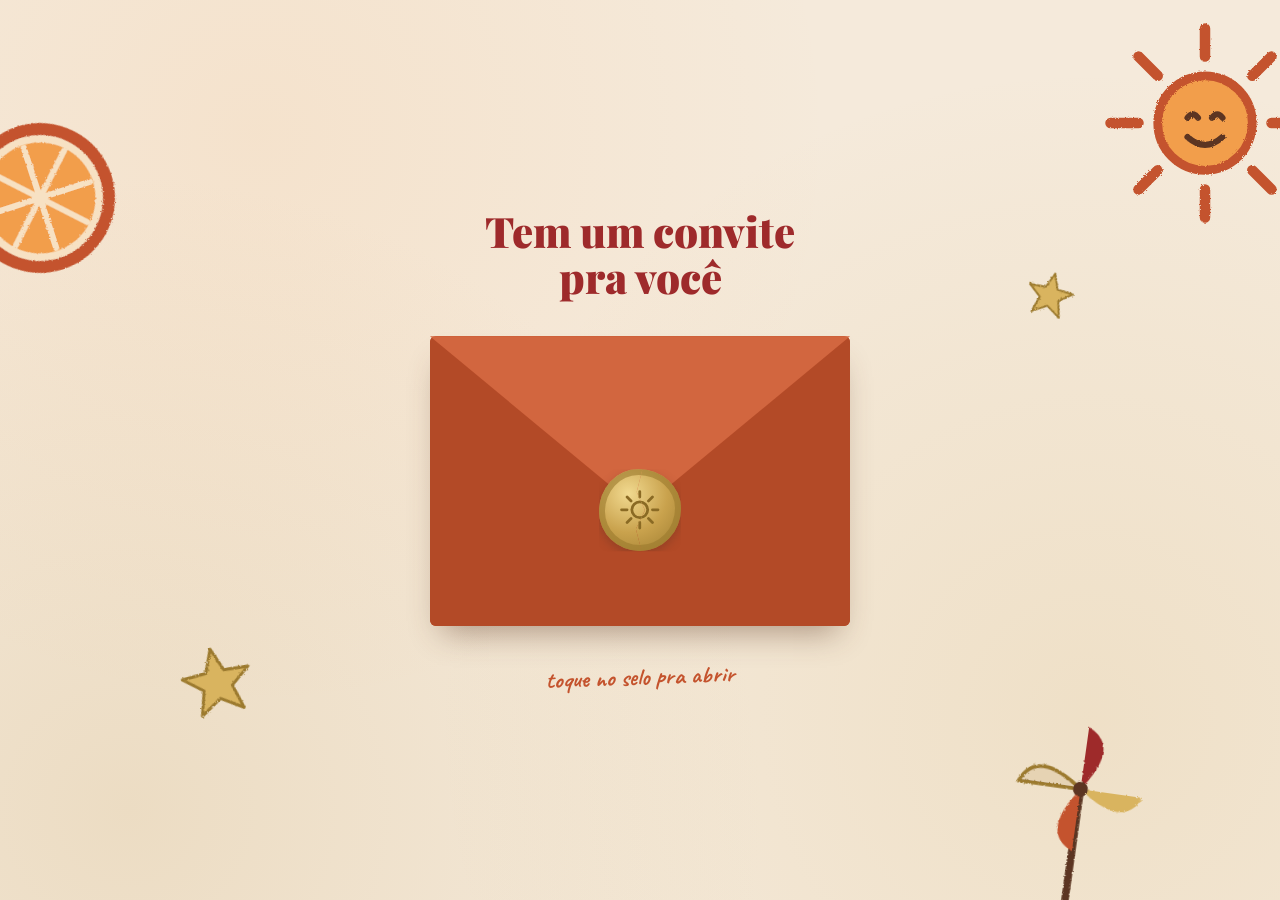
<file: index.html>
<!DOCTYPE html>
<html lang="pt-BR">
<head>
  <meta charset="UTF-8">
  <meta name="viewport" content="width=device-width, initial-scale=1, viewport-fit=cover">
  <title>Gabi 20 · Convite</title>
  <meta name="description" content="O último capítulo da infância. Sábado, 14 de novembro, a partir das 14h.">

  <!-- Prévia no WhatsApp: depois de subir no GitHub Pages, troque pelo endereço completo da imagem
       ex.: https://seuusuario.github.io/convite-gabi/assets/gabi.jpg -->
  <meta property="og:title" content="Gabi 20 · Você está convidado!">
  <meta property="og:description" content="O último capítulo da infância. Sábado, 14/11, a partir das 14h.">
  <meta property="og:image" content="https://gabi20.vercel.app/assets/gabi.jpg">
  <meta property="og:type" content="website">
  <meta name="theme-color" content="#F5EADB">
  <link rel="icon" href="data:image/svg+xml,<svg xmlns='http://www.w3.org/2000/svg' viewBox='0 0 100 100'><text y='.9em' font-size='90'>🧡</text></svg>">

  <link rel="preconnect" href="https://fonts.googleapis.com">
  <link rel="preconnect" href="https://fonts.gstatic.com" crossorigin>
  <link href="https://fonts.googleapis.com/css2?family=Caveat:wght@500;700&family=Fredoka:wght@600;700&family=Playfair+Display:ital,wght@0,500;0,700;0,900;1,700;1,900&display=swap" rel="stylesheet">
  <link rel="stylesheet" href="style.css">
</head>
<body>

  <!-- ===== Desenhos reutilizáveis (estilo giz de cera) ===== -->
  <svg class="sprite" aria-hidden="true" focusable="false">
    <defs>
      <filter id="giz">
        <feTurbulence type="fractalNoise" baseFrequency="0.8" numOctaves="2" result="ruido"/>
        <feDisplacementMap in="SourceGraphic" in2="ruido" scale="3"/>
      </filter>
    </defs>

    <symbol id="sol" viewBox="0 0 120 120">
      <g stroke="#C4532D" stroke-width="6" stroke-linecap="round">
        <path d="M60 6v16M60 98v16M6 60h16M98 60h16M22 22l11 11M87 87l11 11M98 22 87 33M33 87 22 98"/>
      </g>
      <circle cx="60" cy="60" r="27" fill="#F29E4C" stroke="#C4532D" stroke-width="5"/>
      <path d="M50 57q3-4 6 0M64 57q3-4 6 0M50 68q10 9 20 0" fill="none" stroke="#5C3522" stroke-width="3.5" stroke-linecap="round"/>
    </symbol>

    <symbol id="laranja" viewBox="0 0 120 120">
      <circle cx="60" cy="60" r="50" fill="#C4532D"/>
      <circle cx="60" cy="60" r="42" fill="#F7E1C3"/>
      <circle cx="60" cy="60" r="37" fill="#F29E4C"/>
      <g stroke="#F7E1C3" stroke-width="4" stroke-linecap="round">
        <path d="M60 25v70M25 60h70M35 35l50 50M85 35 35 85"/>
      </g>
      <circle cx="60" cy="60" r="5" fill="#F7E1C3"/>
    </symbol>

    <symbol id="catavento" viewBox="0 0 120 160">
      <path d="M60 60 L60 155" stroke="#5C3522" stroke-width="6" stroke-linecap="round"/>
      <path d="M60 60 L60 10 Q88 22 60 60Z" fill="#9E2A2B"/>
      <path d="M60 60 L110 60 Q98 88 60 60Z" fill="#D9B45F"/>
      <path d="M60 60 L60 110 Q32 98 60 60Z" fill="#C4532D"/>
      <path d="M60 60 L10 60 Q22 32 60 60Z" fill="#E6D3B3" stroke="#9C7A2E" stroke-width="3"/>
      <circle cx="60" cy="60" r="6" fill="#5C3522"/>
    </symbol>

    <symbol id="picole" viewBox="0 0 80 150">
      <rect x="34" y="92" width="12" height="52" rx="6" fill="#E8C79A" stroke="#5C3522" stroke-width="3"/>
      <path d="M12 40a28 28 0 0 1 56 0v52a8 8 0 0 1-8 8H20a8 8 0 0 1-8-8Z" fill="#F29E4C" stroke="#9E2A2B" stroke-width="4"/>
      <path d="M12 58h56v22H12Z" fill="#C4532D"/>
      <circle cx="60" cy="18" r="11" fill="#FBF1E2"/>
      <path d="M26 30v14" stroke="#FBF1E2" stroke-width="5" stroke-linecap="round"/>
    </symbol>

    <symbol id="estrela" viewBox="0 0 100 100">
      <path d="M50 6l12 30 32 2-25 20 9 32-28-18-28 18 9-32L6 38l32-2Z" fill="#D9B45F" stroke="#9C7A2E" stroke-width="4" stroke-linejoin="round"/>
    </symbol>

    <symbol id="laco" viewBox="0 0 140 110">
      <g fill="none" stroke="#5C3522" stroke-width="7" stroke-linecap="round" stroke-linejoin="round">
        <path d="M70 40C50 10 14 12 18 40c4 26 38 16 52 0Z"/>
        <path d="M70 40c20-30 56-28 52 0-4 26-38 16-52 0Z"/>
        <path d="M66 46 44 100M74 46l22 54"/>
      </g>
      <circle cx="70" cy="42" r="8" fill="#5C3522"/>
    </symbol>

    <symbol id="selo-sol" viewBox="0 0 120 120">
      <g fill="none" stroke="currentColor" stroke-width="7" stroke-linecap="round">
        <path d="M60 14v14M60 92v14M14 60h14M92 60h14M28 28l10 10M82 82l10 10M92 28 82 38M38 82 28 92"/>
        <circle cx="60" cy="60" r="20"/>
      </g>
    </symbol>

    <symbol id="icone-check" viewBox="0 0 24 24">
      <path d="M5 12.5 10 17.5 19 7" fill="none" stroke="currentColor" stroke-width="2.4" stroke-linecap="round" stroke-linejoin="round"/>
    </symbol>
    <symbol id="icone-local" viewBox="0 0 24 24">
      <path d="M12 21s-7-6.2-7-11.5a7 7 0 0 1 14 0C19 14.8 12 21 12 21Z" fill="none" stroke="currentColor" stroke-width="2" stroke-linejoin="round"/>
      <circle cx="12" cy="9.5" r="2.6" fill="none" stroke="currentColor" stroke-width="2"/>
    </symbol>
    <symbol id="icone-musica" viewBox="0 0 24 24">
      <path d="M9 18V5l11-2v13" fill="none" stroke="currentColor" stroke-width="2" stroke-linejoin="round"/>
      <circle cx="6.5" cy="18" r="2.5" fill="none" stroke="currentColor" stroke-width="2"/>
      <circle cx="17.5" cy="16" r="2.5" fill="none" stroke="currentColor" stroke-width="2"/>
    </symbol>
  </svg>

  <!-- ===== Botão de som ===== -->
  <button class="botao-som" id="botaoSom" type="button" aria-label="Desligar música" hidden>
    <svg viewBox="0 0 24 24" aria-hidden="true">
      <path d="M4 9h4l5-4v14l-5-4H4Z" fill="currentColor"/>
      <path class="onda" d="M16.5 8.5a5 5 0 0 1 0 7M19 6a8.5 8.5 0 0 1 0 12" fill="none" stroke="currentColor" stroke-width="2" stroke-linecap="round"/>
      <path class="mudo" d="M16 9l6 6M22 9l-6 6" fill="none" stroke="currentColor" stroke-width="2" stroke-linecap="round"/>
    </svg>
  </button>

  <audio id="musica" src="assets/musica.mp3" loop preload="auto"></audio>

  <!-- ===== TELA 1: envelope fechado ===== -->
  <section class="tela tela-envelope" id="telaEnvelope" aria-label="Convite fechado">
    <svg class="deco d-sol"><use href="#sol"/></svg>
    <svg class="deco d-laranja"><use href="#laranja"/></svg>
    <svg class="deco d-estrela-a"><use href="#estrela"/></svg>
    <svg class="deco d-catavento"><use href="#catavento"/></svg>
    <svg class="deco d-estrela-b"><use href="#estrela"/></svg>

    <h1 class="titulo-envelope">Tem um convite<br>pra você</h1>

    <div class="envelope" id="envelope">
      <div class="envelope-corpo"></div>
      <div class="envelope-aba"></div>
      <button class="selo" id="selo" type="button" aria-label="Abrir o convite">
        <span class="selo-metade selo-esq"><svg><use href="#selo-sol"/></svg></span>
        <span class="selo-metade selo-dir"><svg><use href="#selo-sol"/></svg></span>
      </button>
    </div>

    <p class="dica">toque no selo pra abrir</p>
  </section>

  <!-- ===== TELA 2: convite aberto ===== -->
  <main class="tela tela-convite" id="telaConvite" aria-hidden="true" tabindex="-1">
    <div class="folha">
    <svg class="deco d2-sol"><use href="#sol"/></svg>
    <svg class="deco d2-laco"><use href="#laco"/></svg>
    <svg class="deco d2-picole"><use href="#picole"/></svg>
    <svg class="deco d2-laranja"><use href="#laranja"/></svg>
    <svg class="deco d2-estrela"><use href="#estrela"/></svg>
    <svg class="deco d2-catavento"><use href="#catavento"/></svg>

    <header class="cabecalho">
      <h2 class="nome">Gabi</h2>
      <div class="numero">
        <img class="balao" src="assets/balao20.webp" alt="20 anos" width="470" height="386">
      </div>
      <p class="subtitulo">o último capítulo da infância</p>
    </header>

    <figure class="polaroid">
      <img src="assets/gabi.jpg" alt="Gabi pequenininha, sorrindo em pé ao lado de uma TV antiga" width="720" height="1087">
      <figcaption>a menininha da foto cresceu</figcaption>
    </figure>

    <p class="mensagem">
      Vinte anos de histórias, e a infância chegou à última página.
      Quero fechar esse capítulo com sol, música e com cada um de vocês,
      que fizeram parte dele.
    </p>

    <div class="data" aria-label="Sábado, 14 de novembro de 2026, a partir das 14 horas">
      <span class="data-mes">novembro</span>
      <div class="data-linha">
        <span class="data-lado">a partir<br>das 14h</span>
        <span class="data-dia">14</span>
        <span class="data-lado">sábado</span>
      </div>
      <span class="data-ano">2026</span>
    </div>

    <div class="contagem" id="contagem">
      <div class="contagem-item"><span id="cDias">--</span><small>dias</small></div>
      <div class="contagem-item"><span id="cHoras">--</span><small>horas</small></div>
      <div class="contagem-item"><span id="cMin">--</span><small>min</small></div>
      <div class="contagem-item"><span id="cSeg">--</span><small>seg</small></div>
    </div>

    <nav class="acoes" aria-label="Ações do convite">
      <button class="acao" id="botaoConfirmar" type="button">
        <span class="acao-circulo"><svg><use href="#icone-check"/></svg></span>
        <span class="acao-texto">Confirmar<br>presença</span>
      </button>
      <a class="acao" id="linkLocal" target="_blank" rel="noopener">
        <span class="acao-circulo"><svg><use href="#icone-local"/></svg></span>
        <span class="acao-texto">Local<br>da festa</span>
      </a>
      <a class="acao" id="linkPlaylist" target="_blank" rel="noopener">
        <span class="acao-circulo"><svg><use href="#icone-musica"/></svg></span>
        <span class="acao-texto">Playlist<br>da festa</span>
      </a>
    </nav>

    <p class="endereco">Rua Leone Décimo Dal Negro, 440<br>São José dos Pinhais, PR</p>
    <p class="rodape">coloca sua música na playlist, ela vai tocar na festa!</p>
    </div>
  </main>


  <!-- ===== Janela de confirmação de presença ===== -->
  <div class="rsvp-fundo" id="rsvpFundo" hidden>
    <div class="rsvp" role="dialog" aria-modal="true" aria-labelledby="rsvpTitulo">
      <button class="rsvp-fechar" id="rsvpFechar" type="button" aria-label="Fechar">×</button>

      <form id="rsvpForm" novalidate>
        <h3 class="rsvp-titulo" id="rsvpTitulo">Vai com a gente?</h3>
        <p class="rsvp-sub">Confirma aqui pra gente saber quantos vão</p>

        <label class="rsvp-campo">
          <span>Seu nome</span>
          <input id="rsvpNome" name="nome" type="text" autocomplete="name" placeholder="Maria Silva" maxlength="80">
        </label>
        <p class="rsvp-erro" id="rsvpErroNome" hidden>Escreva seu nome pra confirmar.</p>

        <div class="rsvp-campo">
          <span>Quantas pessoas, contando você?</span>
          <div class="rsvp-contador">
            <button type="button" id="rsvpMenos" aria-label="Diminuir">−</button>
            <output id="rsvpPessoas" aria-live="polite">1</output>
            <button type="button" id="rsvpMais" aria-label="Aumentar">+</button>
          </div>
        </div>

        <button class="rsvp-enviar" id="rsvpEnviar" type="submit">Confirmar presença</button>
        <p class="rsvp-erro" id="rsvpErroEnvio" hidden>Não deu pra enviar agora. Confere sua internet e tenta de novo.</p>
      </form>

      <div class="rsvp-ok" id="rsvpOk" hidden>
        <h3 class="rsvp-titulo">Presença confirmada!</h3>
        <p class="rsvp-sub" id="rsvpOkTexto"></p>
        <a class="rsvp-enviar" id="rsvpWhats" target="_blank" rel="noopener">Mandar um recado no WhatsApp</a>
      </div>
    </div>
  </div>

  <script src="script.js"></script>
</body>
</html>
</file>
<file: style.css>
/* =========================================================
   Convite Gabi 20 · paleta "Pôr do sol"
   ========================================================= */
:root {
  --vinho: #9E2A2B;
  --terracota: #C4532D;
  --terracota-escuro: #8E3A1E;
  --laranja: #F29E4C;
  --creme: #F7E1C3;
  --papel: #F5EADB;
  --bege: #E6D3B3;
  --dourado: #C9A24D;
  --dourado-escuro: #9C7A2E;
  --dourado-claro: #EBD28F;
  --marrom: #5C3522;
  --marrom-escuro: #3E2416;

  --fonte-titulo: "Playfair Display", Georgia, "Times New Roman", serif;
  --fonte-mao: "Caveat", "Comic Sans MS", cursive;
  --fonte-numero: "Fredoka", "Arial Rounded MT Bold", "Trebuchet MS", sans-serif;

  color-scheme: light;
}

*, *::before, *::after { box-sizing: border-box; margin: 0; padding: 0; }

html, body { height: 100%; }

body {
  font-family: var(--fonte-titulo);
  color: var(--marrom);
  background: var(--papel);
  overflow: hidden; /* cada tela tem sua própria rolagem */
  -webkit-tap-highlight-color: transparent;
}

/* textura leve de papel */
.tela {
  background-color: var(--papel);
  background-image:
    radial-gradient(circle at 20% 15%, rgba(242, 158, 76, .10), transparent 45%),
    radial-gradient(circle at 85% 80%, rgba(201, 162, 77, .14), transparent 50%),
    radial-gradient(circle at 10% 90%, rgba(230, 211, 179, .6), transparent 45%);
}

.sprite { position: absolute; width: 0; height: 0; overflow: hidden; }

.deco {
  position: absolute;
  pointer-events: none;
  filter: url(#giz); /* traço de giz de cera */
}

button { font: inherit; border: 0; background: none; cursor: pointer; }

:focus-visible { outline: 3px solid var(--laranja); outline-offset: 4px; border-radius: 8px; }

/* =========================================================
   TELA 1 · Envelope
   ========================================================= */
.tela-envelope {
  position: fixed;
  inset: 0;
  display: flex;
  flex-direction: column;
  align-items: center;
  justify-content: center;
  gap: 36px;
  padding: calc(24px + env(safe-area-inset-top, 0px)) 20px calc(24px + env(safe-area-inset-bottom, 0px));
  overflow: hidden;
  z-index: 2;
  transition: opacity .6s ease .5s;
}

.titulo-envelope {
  font-weight: 900;
  font-size: clamp(30px, 9vw, 42px);
  line-height: 1.1;
  text-align: center;
  color: var(--vinho);
  transition: opacity .4s ease;
}

.dica {
  font-family: var(--fonte-mao);
  font-weight: 700;
  font-size: 24px;
  color: var(--terracota);
  transform: rotate(-2deg);
  transition: opacity .4s ease;
}

/* ---- envelope ---- */
.envelope {
  position: relative;
  width: min(84vw, 340px);
  aspect-ratio: 1.45;
  perspective: 900px;
  transform-origin: 50% 45%;
  transition: transform 1s cubic-bezier(.6, 0, .85, .35), opacity .8s ease .2s;
  z-index: 1;
}

.envelope-corpo {
  position: absolute;
  inset: 0;
  background: var(--terracota);
  border-radius: 6px;
  box-shadow: 0 18px 30px -12px rgba(92, 53, 34, .45);
}

/* bolso da frente (laterais + parte de baixo) */
.envelope-corpo::after {
  content: "";
  position: absolute;
  inset: 0;
  border-radius: 6px;
  background: #B34A27;
  clip-path: polygon(0 0, 50% 58%, 100% 0, 100% 100%, 0 100%);
}

.envelope-aba {
  position: absolute;
  top: 0; left: 0; right: 0;
  height: 60%;
  background: #D2663F;
  clip-path: polygon(0 0, 100% 0, 50% 100%);
  transform-origin: top center;
  transition: transform .6s ease .3s;
  z-index: 2;
}

/* ---- selo de cera ---- */
.selo {
  position: absolute;
  left: 50%;
  top: 60%;
  width: 82px;
  height: 82px;
  transform: translate(-50%, -50%);
  z-index: 3;
  animation: chamar 2.6s ease-in-out infinite;
  border-radius: 50%;
}

.selo-metade {
  position: absolute;
  inset: 0;
  display: grid;
  place-items: center;
  border-radius: 48% 52% 50% 50% / 52% 48% 52% 48%;
  background: radial-gradient(circle at 36% 30%, #F1D98F, var(--dourado) 50%, var(--dourado-escuro));
  box-shadow: inset 0 0 0 6px rgba(156, 122, 46, .6), 0 4px 10px rgba(92, 53, 34, .35);
  color: #8A6A24;
  transition: transform .75s cubic-bezier(.5, 0, .8, .6), opacity .6s ease .15s;
}

.selo-metade svg { width: 58%; height: 58%; }

/* rachadura em zigue-zague */
.selo-esq { clip-path: polygon(0 0, 53% 0, 46% 28%, 56% 50%, 45% 73%, 52% 100%, 0 100%); }
.selo-dir { clip-path: polygon(53% 0, 100% 0, 100% 100%, 52% 100%, 45% 73%, 56% 50%, 46% 28%); }

@keyframes chamar {
  0%, 70%, 100% { transform: translate(-50%, -50%) rotate(0) scale(1); }
  76% { transform: translate(-50%, -50%) rotate(-8deg) scale(1.06); }
  82% { transform: translate(-50%, -50%) rotate(7deg) scale(1.06); }
  88% { transform: translate(-50%, -50%) rotate(-4deg) scale(1.03); }
}

/* decorações da tela 1 */
.d-sol       { top: calc(2% + env(safe-area-inset-top, 0px)); right: -22px; width: 130px; height: 130px; }
.d-laranja   { top: 12%; left: -34px; width: 110px; height: 110px; transform: rotate(-18deg); }
.d-estrela-a { bottom: 20%; left: 8%; width: 46px; height: 46px; transform: rotate(-12deg); }
.d-estrela-b { top: 30%; right: 9%; width: 30px; height: 30px; transform: rotate(14deg); }
.d-catavento { bottom: -14px; right: 5%; width: 92px; height: 122px; transform: rotate(8deg); }
.tela-envelope .deco { transition: opacity .4s ease; }

/* ---- sequência de abertura ---- */
body.abrindo .selo { animation: none; }
body.abrindo .selo-esq { transform: translate(-38px, 90px) rotate(-40deg); opacity: 0; }
body.abrindo .selo-dir { transform: translate(34px, 100px) rotate(35deg); opacity: 0; }
body.abrindo .envelope-aba { transform: rotateX(180deg); }
body.abrindo .titulo-envelope,
body.abrindo .dica,
body.abrindo .tela-envelope .deco { opacity: 0; }

/* "entrando" no envelope */
body.entrando .envelope { transform: scale(7); opacity: 0; }
body.entrando .tela-envelope { opacity: 0; pointer-events: none; }

/* =========================================================
   TELA 2 · Convite
   ========================================================= */
.tela-convite {
  position: fixed;
  inset: 0;
  overflow-y: auto;
  overflow-x: hidden;
  -webkit-overflow-scrolling: touch;
  transform: translateY(100%);
  visibility: hidden;
  transition: transform 1s cubic-bezier(.2, .8, .2, 1) .45s, visibility 0s linear 1.45s;
  z-index: 3;
}

body.entrando .tela-convite {
  transform: translateY(0);
  visibility: visible;
  transition: transform 1s cubic-bezier(.2, .8, .2, 1) .45s, visibility 0s;
}

.folha {
  position: relative;
  max-width: 440px;
  margin: 0 auto;
  padding: calc(56px + env(safe-area-inset-top, 0px)) 24px calc(48px + env(safe-area-inset-bottom, 0px));
  display: flex;
  flex-direction: column;
  align-items: center;
  text-align: center;
  gap: 28px;
  overflow: hidden;
}

.folha > :not(.deco) { position: relative; z-index: 1; }

/* ---- cabeçalho ---- */
.cabecalho { display: flex; flex-direction: column; align-items: center; }

.nome {
  font-weight: 900;
  font-size: clamp(64px, 20vw, 92px);
  line-height: 1;
  color: var(--vinho);
  letter-spacing: .01em;
}

/* número 20 em cobre metálico, lembrando balão */
/* número 20: imagem do balão metalizado dourado */
.numero {
  width: min(44vw, 190px);
  margin-top: 14px;
}
.numero .balao { display: block; width: 100%; height: auto; filter: drop-shadow(0 8px 10px rgba(92, 53, 34, .25)); }

.subtitulo {
  font-family: var(--fonte-mao);
  font-weight: 700;
  font-size: 30px;
  color: var(--marrom);
  transform: rotate(-3deg);
  margin-top: 8px;
}

/* ---- polaroid ---- */
.polaroid {
  width: min(64%, 240px);
  background: #fff;
  padding: 10px 10px 12px;
  transform: rotate(3deg);
  box-shadow: 0 14px 26px -10px rgba(92, 53, 34, .35);
}

.polaroid::before { /* fita adesiva */
  content: "";
  position: absolute;
  top: -14px;
  left: 50%;
  width: 90px;
  height: 26px;
  transform: translateX(-50%) rotate(-5deg);
  background: rgba(201, 162, 77, .5);
}

.polaroid img {
  display: block;
  width: 100%;
  height: auto;
  aspect-ratio: 4 / 5;
  object-fit: cover;
  object-position: 30% 15%;
}

.polaroid figcaption {
  font-family: var(--fonte-mao);
  font-weight: 500;
  font-size: 21px;
  line-height: 1.1;
  color: var(--marrom);
  margin-top: 10px;
}

.mensagem {
  font-weight: 500;
  font-size: 17px;
  line-height: 1.7;
  max-width: 30ch;
}

/* ---- data ---- */
.data { display: flex; flex-direction: column; align-items: center; gap: 4px; width: 100%; }

.data-mes, .data-ano {
  font-style: italic;
  font-weight: 700;
  font-size: 22px;
  color: var(--dourado-escuro);
}

.data-linha {
  display: grid;
  grid-template-columns: 1fr auto 1fr;
  align-items: stretch;
  gap: 14px;
  width: 100%;
}

.data-lado {
  border-top: 1.5px solid var(--dourado);
  border-bottom: 1.5px solid var(--dourado);
  padding: 8px 4px;
  display: grid;
  place-items: center;
  font-weight: 700;
  font-size: 16px;
  line-height: 1.2;
  color: var(--marrom);
}

.data-dia {
  font-weight: 900;
  font-size: 68px;
  line-height: 1;
  color: var(--vinho);
}

/* ---- contagem regressiva ---- */
.contagem {
  display: flex;
  justify-content: center;
  gap: 10px;
  width: 100%;
}

.contagem-item {
  flex: 1;
  max-width: 78px;
  padding: 10px 0 6px;
  border: 2px dashed var(--dourado);
  background: rgba(230, 211, 179, .35);
  border-radius: 14px;
  display: flex;
  flex-direction: column;
  align-items: center;
}

.contagem-item span {
  font-weight: 700;
  font-size: 28px;
  line-height: 1;
  color: var(--marrom);
  font-variant-numeric: tabular-nums;
}

.contagem-item small {
  font-family: var(--fonte-mao);
  font-size: 19px;
  color: var(--marrom);
}

.contagem-fim {
  font-family: var(--fonte-mao);
  font-weight: 700;
  font-size: 30px;
  color: var(--vinho);
}

/* ---- botões ---- */
.acoes {
  display: flex;
  justify-content: space-between;
  width: 100%;
  max-width: 340px;
}

.acao {
  border: 0;
  background: none;
  font: inherit;
  cursor: pointer;
  padding: 0;
  display: flex;
  flex-direction: column;
  align-items: center;
  gap: 10px;
  width: 30%;
  text-decoration: none;
  color: var(--marrom);
}

.acao-circulo {
  display: grid;
  place-items: center;
  width: 74px;
  height: 74px;
  border-radius: 50%;
  background: var(--marrom);
  color: var(--dourado-claro);
  border: 2px solid var(--dourado);
  box-shadow: 0 5px 0 var(--marrom-escuro);
  transition: transform .12s ease, box-shadow .12s ease;
}

.acao-circulo svg { width: 32px; height: 32px; }

.acao:active .acao-circulo {
  transform: translateY(4px);
  box-shadow: 0 1px 0 var(--marrom-escuro);
}

.acao-texto { font-weight: 700; font-size: 15px; line-height: 1.2; }

.endereco { font-style: italic; font-size: 15px; line-height: 1.5; }

.rodape {
  font-family: var(--fonte-mao);
  font-weight: 700;
  font-size: 23px;
  color: var(--terracota);
  transform: rotate(-2deg);
  max-width: 22ch;
}

/* decorações da tela 2 */
.d2-sol      { top: calc(8px + env(safe-area-inset-top, 0px)); right: -26px; width: 118px; height: 118px; }
.d2-laco     { top: 340px; left: 6px; width: 74px; height: 58px; transform: rotate(-14deg); }
.d2-picole   { top: 540px; left: -6px; width: 54px; height: 100px; transform: rotate(-16deg); }
.d2-laranja  { top: 600px; right: -40px; width: 104px; height: 104px; transform: rotate(20deg); }
.d2-estrela  { bottom: 330px; left: 4px; width: 38px; height: 38px; transform: rotate(-10deg); }
.d2-catavento{ bottom: -14px; right: -4px; width: 60px; height: 80px; transform: rotate(10deg); }

/* ---- botão de som ---- */
.botao-som {
  position: fixed;
  top: calc(14px + env(safe-area-inset-top, 0px));
  left: 14px;
  width: 44px;
  height: 44px;
  border-radius: 50%;
  background: rgba(245, 234, 219, .92);
  border: 1.5px solid var(--dourado);
  color: var(--marrom);
  display: grid;
  place-items: center;
  z-index: 10;
}
.botao-som[hidden] { display: none; }
.botao-som svg { width: 22px; height: 22px; }
.botao-som .mudo { display: none; }
.botao-som.desligado .onda { display: none; }
.botao-som.desligado .mudo { display: inline; }

/* ---- computador: elementos maiores ---- */
@media (min-width: 768px) {
  .envelope { width: 420px; }

  .d-sol       { width: 210px; height: 210px; right: -30px; }
  .d-laranja   { width: 180px; height: 180px; left: -50px; }
  .d-estrela-a { width: 76px;  height: 76px;  left: 14%; }
  .d-estrela-b { width: 50px;  height: 50px;  right: 16%; }
  .d-catavento { width: 150px; height: 200px; right: 10%; }

  .folha { max-width: 560px; overflow: visible; }
  .d2-sol      { width: 190px; height: 190px; right: -140px; top: 30px; }
  .d2-laco     { width: 130px; height: 100px; left: -120px; top: 120px; }
  .d2-picole   { width: 90px;  height: 166px; left: -110px; top: 560px; }
  .d2-laranja  { width: 170px; height: 170px; right: -150px; top: 640px; }
  .d2-estrela  { width: 70px;  height: 70px;  left: -80px; }
  .d2-catavento{ width: 120px; height: 160px; right: -120px; bottom: 40px; }
}

/* ---- movimento reduzido ---- */
@media (prefers-reduced-motion: reduce) {
  .selo { animation: none; }
  .envelope, .envelope-aba, .selo-metade, .tela-envelope, .tela-convite {
    transition-duration: .3s !important;
    transition-delay: 0s !important;
  }
  body.entrando .envelope { transform: none; }
  .tela-convite { transform: none; opacity: 0; }
  body.entrando .tela-convite { opacity: 1; transition: opacity .4s ease; }
}

/* ---- confirmação de presença ---- */
.rsvp-fundo {
  position: fixed;
  inset: 0;
  z-index: 20;
  display: grid;
  place-items: end center;
  padding: 16px;
  background: rgba(62, 36, 22, .45);
  animation: rsvpFundo .3s ease;
}
.rsvp-fundo[hidden] { display: none; }
@keyframes rsvpFundo { from { opacity: 0; } }

.rsvp {
  position: relative;
  width: min(100%, 400px);
  padding: 28px 24px calc(24px + env(safe-area-inset-bottom, 0px));
  border-radius: 24px;
  background: var(--papel);
  border: 1.5px solid var(--dourado);
  box-shadow: 0 20px 40px -16px rgba(62, 36, 22, .5);
  text-align: center;
  color: var(--marrom);
  animation: rsvpSobe .45s cubic-bezier(.2, .8, .2, 1);
}
@keyframes rsvpSobe { from { transform: translateY(40px); opacity: 0; } }

.rsvp-fechar {
  position: absolute;
  top: 10px;
  right: 12px;
  width: 40px;
  height: 40px;
  border-radius: 50%;
  font-size: 28px;
  line-height: 1;
  color: var(--marrom);
}

.rsvp-titulo { font-weight: 900; font-size: 30px; color: var(--vinho); }
.rsvp-sub { font-family: var(--fonte-mao); font-size: 22px; margin: 4px 0 20px; }

.rsvp-campo { display: flex; flex-direction: column; gap: 8px; margin-bottom: 18px; text-align: left; }
.rsvp-campo > span { font-weight: 700; font-size: 15px; }
.rsvp-campo input {
  font: inherit;
  font-size: 17px;
  padding: 12px 14px;
  border-radius: 12px;
  border: 1.5px solid var(--bege);
  background: #fff;
  color: var(--marrom);
}
.rsvp-campo input:focus { outline: none; border-color: var(--dourado); }

.rsvp-contador { display: flex; align-items: center; gap: 18px; }
.rsvp-contador button {
  width: 44px;
  height: 44px;
  border-radius: 50%;
  border: 1.5px solid var(--dourado);
  font-size: 24px;
  line-height: 1;
  color: var(--marrom);
  background: rgba(230, 211, 179, .4);
}
.rsvp-contador output { min-width: 32px; text-align: center; font-weight: 900; font-size: 28px; color: var(--vinho); }

.rsvp-enviar {
  display: block;
  width: 100%;
  margin-top: 6px;
  padding: 15px;
  border-radius: 999px;
  background: var(--marrom);
  color: var(--dourado-claro);
  border: 2px solid var(--dourado);
  font: inherit;
  font-weight: 700;
  font-size: 17px;
  text-decoration: none;
  cursor: pointer;
}
.rsvp-enviar:disabled { opacity: .6; cursor: wait; }

.rsvp-erro { margin: -8px 0 14px; font-size: 14px; font-weight: 700; color: var(--vinho); text-align: left; }
#rsvpErroEnvio { margin: 12px 0 0; text-align: center; }
</file>
<file: convite-gabi/style.css>
/* =========================================================
   Convite Gabi 20 · paleta "Pôr do sol"
   ========================================================= */
:root {
  --vinho: #9E2A2B;
  --terracota: #C4532D;
  --terracota-escuro: #8E3A1E;
  --laranja: #F29E4C;
  --creme: #F7E1C3;
  --papel: #F5EADB;
  --bege: #E6D3B3;
  --dourado: #C9A24D;
  --dourado-escuro: #9C7A2E;
  --dourado-claro: #EBD28F;
  --marrom: #5C3522;
  --marrom-escuro: #3E2416;

  --fonte-titulo: "Playfair Display", Georgia, "Times New Roman", serif;
  --fonte-mao: "Caveat", "Comic Sans MS", cursive;
  --fonte-numero: "Fredoka", "Arial Rounded MT Bold", "Trebuchet MS", sans-serif;

  color-scheme: light;
}

*, *::before, *::after { box-sizing: border-box; margin: 0; padding: 0; }

html, body { height: 100%; }

body {
  font-family: var(--fonte-titulo);
  color: var(--marrom);
  background: var(--papel);
  overflow: hidden; /* cada tela tem sua própria rolagem */
  -webkit-tap-highlight-color: transparent;
}

/* textura leve de papel */
.tela {
  background-color: var(--papel);
  background-image:
    radial-gradient(circle at 20% 15%, rgba(242, 158, 76, .10), transparent 45%),
    radial-gradient(circle at 85% 80%, rgba(201, 162, 77, .14), transparent 50%),
    radial-gradient(circle at 10% 90%, rgba(230, 211, 179, .6), transparent 45%);
}

.sprite { position: absolute; width: 0; height: 0; overflow: hidden; }

.deco {
  position: absolute;
  pointer-events: none;
  filter: url(#giz); /* traço de giz de cera */
}

button { font: inherit; border: 0; background: none; cursor: pointer; }

:focus-visible { outline: 3px solid var(--laranja); outline-offset: 4px; border-radius: 8px; }

/* =========================================================
   TELA 1 · Envelope
   ========================================================= */
.tela-envelope {
  position: fixed;
  inset: 0;
  display: flex;
  flex-direction: column;
  align-items: center;
  justify-content: center;
  gap: 36px;
  padding: calc(24px + env(safe-area-inset-top, 0px)) 20px calc(24px + env(safe-area-inset-bottom, 0px));
  overflow: hidden;
  z-index: 2;
  transition: opacity .6s ease .5s;
}

.titulo-envelope {
  font-weight: 900;
  font-size: clamp(30px, 9vw, 42px);
  line-height: 1.1;
  text-align: center;
  color: var(--vinho);
  transition: opacity .4s ease;
}

.dica {
  font-family: var(--fonte-mao);
  font-weight: 700;
  font-size: 24px;
  color: var(--terracota);
  transform: rotate(-2deg);
  transition: opacity .4s ease;
}

/* ---- envelope ---- */
.envelope {
  position: relative;
  width: min(84vw, 340px);
  aspect-ratio: 1.45;
  perspective: 900px;
  transform-origin: 50% 45%;
  transition: transform 1s cubic-bezier(.6, 0, .85, .35), opacity .8s ease .2s;
  z-index: 1;
}

.envelope-corpo {
  position: absolute;
  inset: 0;
  background: var(--terracota);
  border-radius: 6px;
  box-shadow: 0 18px 30px -12px rgba(92, 53, 34, .45);
}

/* bolso da frente (laterais + parte de baixo) */
.envelope-corpo::after {
  content: "";
  position: absolute;
  inset: 0;
  border-radius: 6px;
  background: #B34A27;
  clip-path: polygon(0 0, 50% 58%, 100% 0, 100% 100%, 0 100%);
}

.envelope-aba {
  position: absolute;
  top: 0; left: 0; right: 0;
  height: 60%;
  background: #D2663F;
  clip-path: polygon(0 0, 100% 0, 50% 100%);
  transform-origin: top center;
  transition: transform .6s ease .3s;
  z-index: 2;
}

/* ---- selo de cera ---- */
.selo {
  position: absolute;
  left: 50%;
  top: 60%;
  width: 82px;
  height: 82px;
  transform: translate(-50%, -50%);
  z-index: 3;
  animation: chamar 2.6s ease-in-out infinite;
  border-radius: 50%;
}

.selo-metade {
  position: absolute;
  inset: 0;
  display: grid;
  place-items: center;
  border-radius: 48% 52% 50% 50% / 52% 48% 52% 48%;
  background: radial-gradient(circle at 36% 30%, #F1D98F, var(--dourado) 50%, var(--dourado-escuro));
  box-shadow: inset 0 0 0 6px rgba(156, 122, 46, .6), 0 4px 10px rgba(92, 53, 34, .35);
  color: #8A6A24;
  transition: transform .75s cubic-bezier(.5, 0, .8, .6), opacity .6s ease .15s;
}

.selo-metade svg { width: 58%; height: 58%; }

/* rachadura em zigue-zague */
.selo-esq { clip-path: polygon(0 0, 53% 0, 46% 28%, 56% 50%, 45% 73%, 52% 100%, 0 100%); }
.selo-dir { clip-path: polygon(53% 0, 100% 0, 100% 100%, 52% 100%, 45% 73%, 56% 50%, 46% 28%); }

@keyframes chamar {
  0%, 70%, 100% { transform: translate(-50%, -50%) rotate(0) scale(1); }
  76% { transform: translate(-50%, -50%) rotate(-8deg) scale(1.06); }
  82% { transform: translate(-50%, -50%) rotate(7deg) scale(1.06); }
  88% { transform: translate(-50%, -50%) rotate(-4deg) scale(1.03); }
}

/* decorações da tela 1 */
.d-sol       { top: calc(2% + env(safe-area-inset-top, 0px)); right: -22px; width: 130px; height: 130px; }
.d-laranja   { top: 12%; left: -34px; width: 110px; height: 110px; transform: rotate(-18deg); }
.d-estrela-a { bottom: 20%; left: 8%; width: 46px; height: 46px; transform: rotate(-12deg); }
.d-estrela-b { top: 30%; right: 9%; width: 30px; height: 30px; transform: rotate(14deg); }
.d-catavento { bottom: -14px; right: 5%; width: 92px; height: 122px; transform: rotate(8deg); }
.tela-envelope .deco { transition: opacity .4s ease; }

/* ---- sequência de abertura ---- */
body.abrindo .selo { animation: none; }
body.abrindo .selo-esq { transform: translate(-38px, 90px) rotate(-40deg); opacity: 0; }
body.abrindo .selo-dir { transform: translate(34px, 100px) rotate(35deg); opacity: 0; }
body.abrindo .envelope-aba { transform: rotateX(180deg); }
body.abrindo .titulo-envelope,
body.abrindo .dica,
body.abrindo .tela-envelope .deco { opacity: 0; }

/* "entrando" no envelope */
body.entrando .envelope { transform: scale(7); opacity: 0; }
body.entrando .tela-envelope { opacity: 0; pointer-events: none; }

/* =========================================================
   TELA 2 · Convite
   ========================================================= */
.tela-convite {
  position: fixed;
  inset: 0;
  overflow-y: auto;
  overflow-x: hidden;
  -webkit-overflow-scrolling: touch;
  transform: translateY(100%);
  visibility: hidden;
  transition: transform 1s cubic-bezier(.2, .8, .2, 1) .45s, visibility 0s linear 1.45s;
  z-index: 3;
}

body.entrando .tela-convite {
  transform: translateY(0);
  visibility: visible;
  transition: transform 1s cubic-bezier(.2, .8, .2, 1) .45s, visibility 0s;
}

.folha {
  position: relative;
  max-width: 440px;
  margin: 0 auto;
  padding: calc(56px + env(safe-area-inset-top, 0px)) 24px calc(48px + env(safe-area-inset-bottom, 0px));
  display: flex;
  flex-direction: column;
  align-items: center;
  text-align: center;
  gap: 28px;
  overflow: hidden;
}

.folha > :not(.deco) { position: relative; z-index: 1; }

/* ---- cabeçalho ---- */
.cabecalho { display: flex; flex-direction: column; align-items: center; }

.nome {
  font-weight: 900;
  font-size: clamp(64px, 20vw, 92px);
  line-height: 1;
  color: var(--vinho);
  letter-spacing: .01em;
}

/* número 20 em cobre metálico, lembrando balão */
/* número 20: imagem do balão metalizado dourado */
.numero {
  width: min(44vw, 190px);
  margin-top: 14px;
}
.numero .balao { display: block; width: 100%; height: auto; filter: drop-shadow(0 8px 10px rgba(92, 53, 34, .25)); }

.subtitulo {
  font-family: var(--fonte-mao);
  font-weight: 700;
  font-size: 30px;
  color: var(--marrom);
  transform: rotate(-3deg);
  margin-top: 8px;
}

/* ---- polaroid ---- */
.polaroid {
  width: min(64%, 240px);
  background: #fff;
  padding: 10px 10px 12px;
  transform: rotate(3deg);
  box-shadow: 0 14px 26px -10px rgba(92, 53, 34, .35);
}

.polaroid::before { /* fita adesiva */
  content: "";
  position: absolute;
  top: -14px;
  left: 50%;
  width: 90px;
  height: 26px;
  transform: translateX(-50%) rotate(-5deg);
  background: rgba(201, 162, 77, .5);
}

.polaroid img {
  display: block;
  width: 100%;
  height: auto;
  aspect-ratio: 4 / 5;
  object-fit: cover;
  object-position: 30% 15%;
}

.polaroid figcaption {
  font-family: var(--fonte-mao);
  font-weight: 500;
  font-size: 21px;
  line-height: 1.1;
  color: var(--marrom);
  margin-top: 10px;
}

.mensagem {
  font-weight: 500;
  font-size: 17px;
  line-height: 1.7;
  max-width: 30ch;
}

/* ---- data ---- */
.data { display: flex; flex-direction: column; align-items: center; gap: 4px; width: 100%; }

.data-mes, .data-ano {
  font-style: italic;
  font-weight: 700;
  font-size: 22px;
  color: var(--dourado-escuro);
}

.data-linha {
  display: grid;
  grid-template-columns: 1fr auto 1fr;
  align-items: stretch;
  gap: 14px;
  width: 100%;
}

.data-lado {
  border-top: 1.5px solid var(--dourado);
  border-bottom: 1.5px solid var(--dourado);
  padding: 8px 4px;
  display: grid;
  place-items: center;
  font-weight: 700;
  font-size: 16px;
  line-height: 1.2;
  color: var(--marrom);
}

.data-dia {
  font-weight: 900;
  font-size: 68px;
  line-height: 1;
  color: var(--vinho);
}

/* ---- contagem regressiva ---- */
.contagem {
  display: flex;
  justify-content: center;
  gap: 10px;
  width: 100%;
}

.contagem-item {
  flex: 1;
  max-width: 78px;
  padding: 10px 0 6px;
  border: 2px dashed var(--dourado);
  background: rgba(230, 211, 179, .35);
  border-radius: 14px;
  display: flex;
  flex-direction: column;
  align-items: center;
}

.contagem-item span {
  font-weight: 700;
  font-size: 28px;
  line-height: 1;
  color: var(--marrom);
  font-variant-numeric: tabular-nums;
}

.contagem-item small {
  font-family: var(--fonte-mao);
  font-size: 19px;
  color: var(--marrom);
}

.contagem-fim {
  font-family: var(--fonte-mao);
  font-weight: 700;
  font-size: 30px;
  color: var(--vinho);
}

/* ---- botões ---- */
.acoes {
  display: flex;
  justify-content: space-between;
  width: 100%;
  max-width: 340px;
}

.acao {
  border: 0;
  background: none;
  font: inherit;
  cursor: pointer;
  padding: 0;
  display: flex;
  flex-direction: column;
  align-items: center;
  gap: 10px;
  width: 30%;
  text-decoration: none;
  color: var(--marrom);
}

.acao-circulo {
  display: grid;
  place-items: center;
  width: 74px;
  height: 74px;
  border-radius: 50%;
  background: var(--marrom);
  color: var(--dourado-claro);
  border: 2px solid var(--dourado);
  box-shadow: 0 5px 0 var(--marrom-escuro);
  transition: transform .12s ease, box-shadow .12s ease;
}

.acao-circulo svg { width: 32px; height: 32px; }

.acao:active .acao-circulo {
  transform: translateY(4px);
  box-shadow: 0 1px 0 var(--marrom-escuro);
}

.acao-texto { font-weight: 700; font-size: 15px; line-height: 1.2; }

.endereco { font-style: italic; font-size: 15px; line-height: 1.5; }

.rodape {
  font-family: var(--fonte-mao);
  font-weight: 700;
  font-size: 23px;
  color: var(--terracota);
  transform: rotate(-2deg);
  max-width: 22ch;
}

/* decorações da tela 2 */
.d2-sol      { top: calc(8px + env(safe-area-inset-top, 0px)); right: -26px; width: 118px; height: 118px; }
.d2-laco     { top: 340px; left: 6px; width: 74px; height: 58px; transform: rotate(-14deg); }
.d2-picole   { top: 540px; left: -6px; width: 54px; height: 100px; transform: rotate(-16deg); }
.d2-laranja  { top: 600px; right: -40px; width: 104px; height: 104px; transform: rotate(20deg); }
.d2-estrela  { bottom: 330px; left: 4px; width: 38px; height: 38px; transform: rotate(-10deg); }
.d2-catavento{ bottom: -14px; right: -4px; width: 60px; height: 80px; transform: rotate(10deg); }

/* ---- botão de som ---- */
.botao-som {
  position: fixed;
  top: calc(14px + env(safe-area-inset-top, 0px));
  left: 14px;
  width: 44px;
  height: 44px;
  border-radius: 50%;
  background: rgba(245, 234, 219, .92);
  border: 1.5px solid var(--dourado);
  color: var(--marrom);
  display: grid;
  place-items: center;
  z-index: 10;
}
.botao-som[hidden] { display: none; }
.botao-som svg { width: 22px; height: 22px; }
.botao-som .mudo { display: none; }
.botao-som.desligado .onda { display: none; }
.botao-som.desligado .mudo { display: inline; }

/* ---- computador: elementos maiores ---- */
@media (min-width: 768px) {
  .envelope { width: 420px; }

  .d-sol       { width: 210px; height: 210px; right: -30px; }
  .d-laranja   { width: 180px; height: 180px; left: -50px; }
  .d-estrela-a { width: 76px;  height: 76px;  left: 14%; }
  .d-estrela-b { width: 50px;  height: 50px;  right: 16%; }
  .d-catavento { width: 150px; height: 200px; right: 10%; }

  .folha { max-width: 560px; overflow: visible; }
  .d2-sol      { width: 190px; height: 190px; right: -140px; top: 30px; }
  .d2-laco     { width: 130px; height: 100px; left: -120px; top: 120px; }
  .d2-picole   { width: 90px;  height: 166px; left: -110px; top: 560px; }
  .d2-laranja  { width: 170px; height: 170px; right: -150px; top: 640px; }
  .d2-estrela  { width: 70px;  height: 70px;  left: -80px; }
  .d2-catavento{ width: 120px; height: 160px; right: -120px; bottom: 40px; }
}

/* ---- movimento reduzido ---- */
@media (prefers-reduced-motion: reduce) {
  .selo { animation: none; }
  .envelope, .envelope-aba, .selo-metade, .tela-envelope, .tela-convite {
    transition-duration: .3s !important;
    transition-delay: 0s !important;
  }
  body.entrando .envelope { transform: none; }
  .tela-convite { transform: none; opacity: 0; }
  body.entrando .tela-convite { opacity: 1; transition: opacity .4s ease; }
}

/* ---- confirmação de presença ---- */
.rsvp-fundo {
  position: fixed;
  inset: 0;
  z-index: 20;
  display: grid;
  place-items: end center;
  padding: 16px;
  background: rgba(62, 36, 22, .45);
  animation: rsvpFundo .3s ease;
}
.rsvp-fundo[hidden] { display: none; }
@keyframes rsvpFundo { from { opacity: 0; } }

.rsvp {
  position: relative;
  width: min(100%, 400px);
  padding: 28px 24px calc(24px + env(safe-area-inset-bottom, 0px));
  border-radius: 24px;
  background: var(--papel);
  border: 1.5px solid var(--dourado);
  box-shadow: 0 20px 40px -16px rgba(62, 36, 22, .5);
  text-align: center;
  color: var(--marrom);
  animation: rsvpSobe .45s cubic-bezier(.2, .8, .2, 1);
}
@keyframes rsvpSobe { from { transform: translateY(40px); opacity: 0; } }

.rsvp-fechar {
  position: absolute;
  top: 10px;
  right: 12px;
  width: 40px;
  height: 40px;
  border-radius: 50%;
  font-size: 28px;
  line-height: 1;
  color: var(--marrom);
}

.rsvp-titulo { font-weight: 900; font-size: 30px; color: var(--vinho); }
.rsvp-sub { font-family: var(--fonte-mao); font-size: 22px; margin: 4px 0 20px; }

.rsvp-campo { display: flex; flex-direction: column; gap: 8px; margin-bottom: 18px; text-align: left; }
.rsvp-campo > span { font-weight: 700; font-size: 15px; }
.rsvp-campo input {
  font: inherit;
  font-size: 17px;
  padding: 12px 14px;
  border-radius: 12px;
  border: 1.5px solid var(--bege);
  background: #fff;
  color: var(--marrom);
}
.rsvp-campo input:focus { outline: none; border-color: var(--dourado); }

.rsvp-contador { display: flex; align-items: center; gap: 18px; }
.rsvp-contador button {
  width: 44px;
  height: 44px;
  border-radius: 50%;
  border: 1.5px solid var(--dourado);
  font-size: 24px;
  line-height: 1;
  color: var(--marrom);
  background: rgba(230, 211, 179, .4);
}
.rsvp-contador output { min-width: 32px; text-align: center; font-weight: 900; font-size: 28px; color: var(--vinho); }

.rsvp-enviar {
  display: block;
  width: 100%;
  margin-top: 6px;
  padding: 15px;
  border-radius: 999px;
  background: var(--marrom);
  color: var(--dourado-claro);
  border: 2px solid var(--dourado);
  font: inherit;
  font-weight: 700;
  font-size: 17px;
  text-decoration: none;
  cursor: pointer;
}
.rsvp-enviar:disabled { opacity: .6; cursor: wait; }

.rsvp-erro { margin: -8px 0 14px; font-size: 14px; font-weight: 700; color: var(--vinho); text-align: left; }
#rsvpErroEnvio { margin: 12px 0 0; text-align: center; }
</file>
